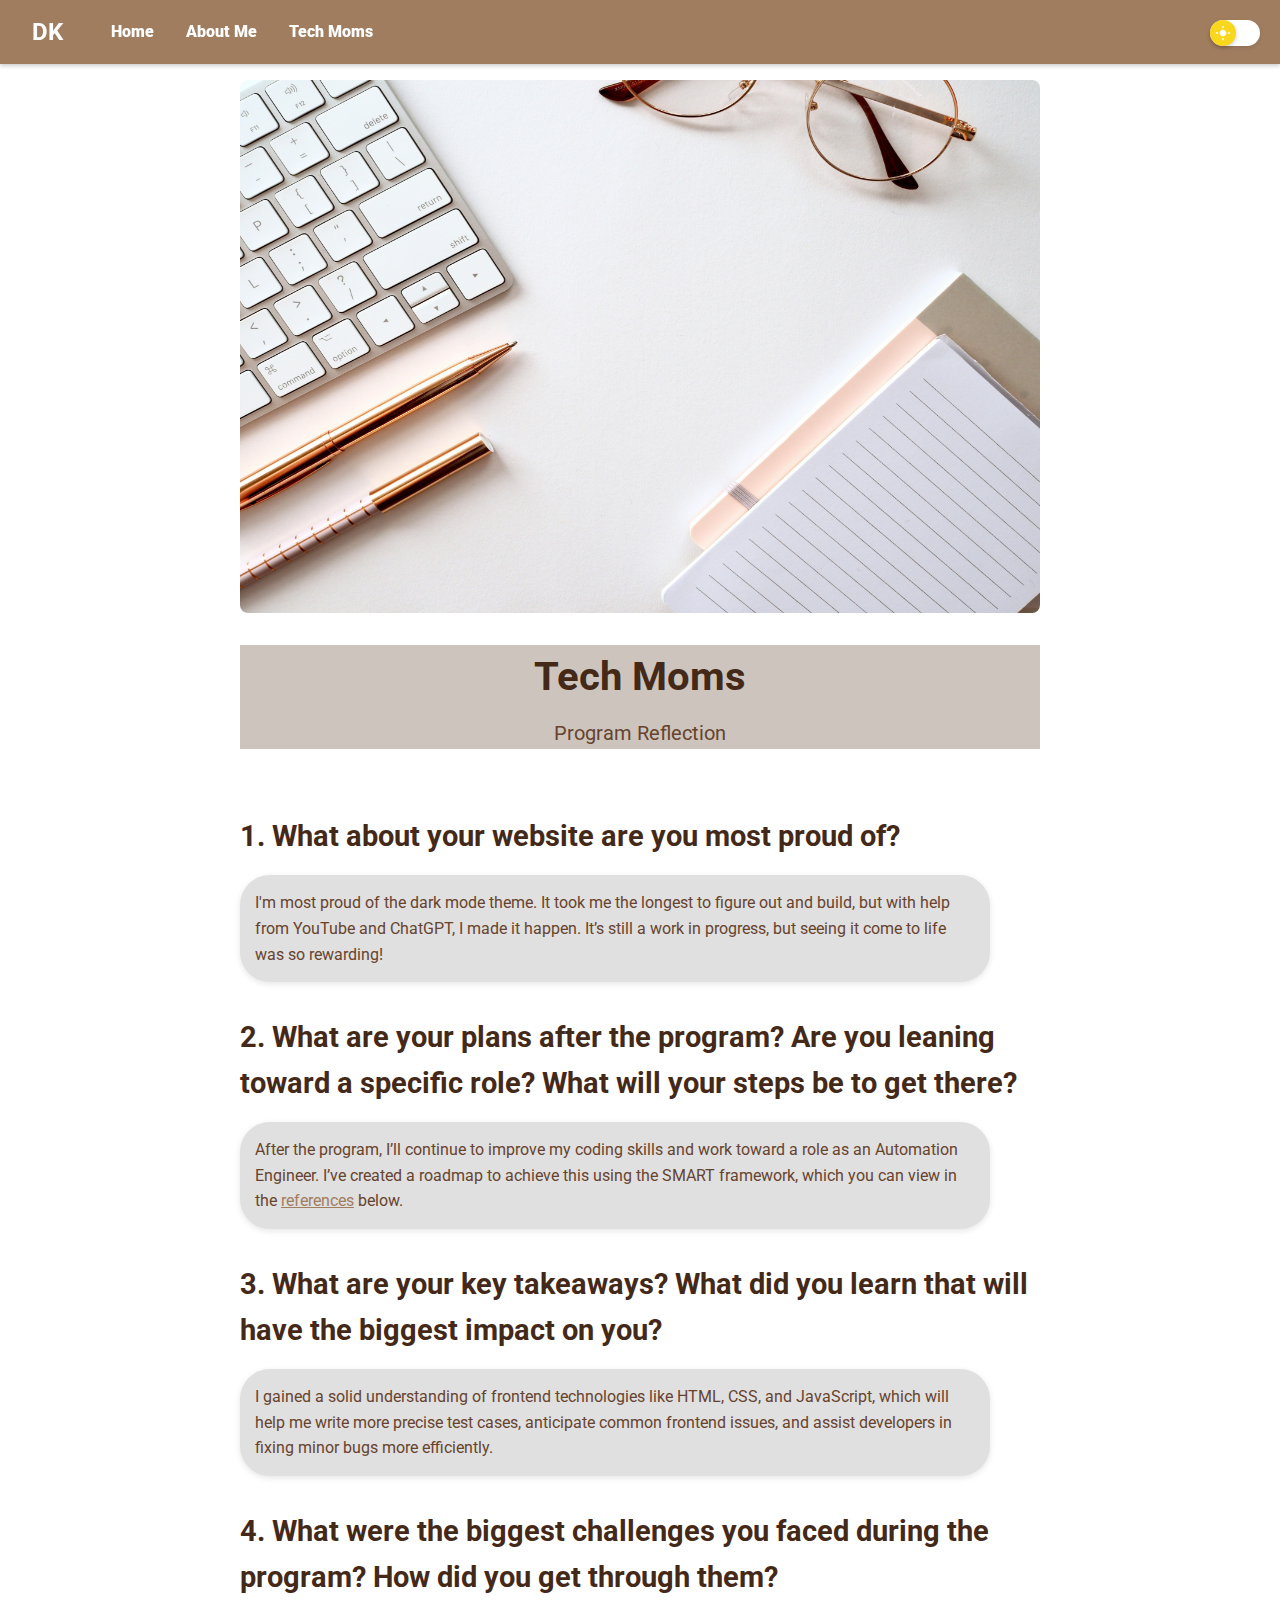
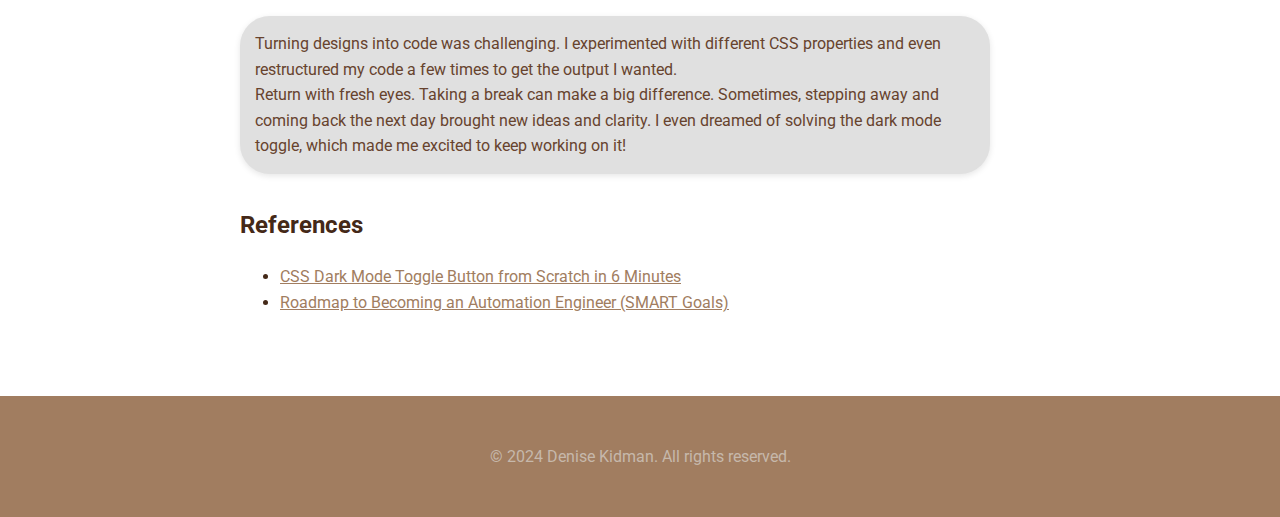
<file: techmoms.html>
<!DOCTYPE html>
<html lang="en">

<head>
    <meta charset="UTF-8">
    <meta name="viewport" content="width=device-width, initial-scale=1.0">
    <link rel="stylesheet" href="https://fonts.googleapis.com/css2?family=Roboto:wght@300;400;700&display=swap">
    <link rel="stylesheet" href="styles.css">
    <link rel="stylesheet" href="aboutmestyle.css">
    <title>Tech Moms - Denise Kidman</title>
</head>

<body>
    <nav class="main-nav">
        <div class="nav-container">
            <div class="logo">
                <a href="index.html">DK</a>
            </div>
            <ul class="nav-list">
                <li><a href="index.html">Home</a></li>
                <li><a href="aboutme.html">About Me</a></li>
                <li><a href="techmoms.html">Tech Moms</a></li>
            </ul>
            <div class="dark-mode-toggle">
                <input type="checkbox" id="darkmode-toggle" class="dark-mode-checkbox">
                <label for="darkmode-toggle" class="dark-mode-label">
                    <div class="toggle-indicator">
                        <svg class="sun-icon" xmlns="http://www.w3.org/2000/svg" viewBox="0 0 24 24">
                            <path
                                d="M12 7c-2.76 0-5 2.24-5 5s2.24 5 5 5 5-2.24 5-5-2.24-5-5-5zM2 13h2c.55 0 1-.45 1-1s-.45-1-1-1H2c-.55 0-1 .45-1 1s.45 1 1 1zm18 0h2c.55 0 1-.45 1-1s-.45-1-1-1h-2c-.55 0-1 .45-1 1s.45 1 1 1zM11 2v2c0 .55.45 1 1 1s1-.45 1-1V2c0-.55-.45-1-1-1s-1 .45-1 1zm0 18v2c0 .55.45 1 1 1s1-.45 1-1v-2c0-.55-.45-1-1-1s-1 .45-1 1z" />
                        </svg>
                        <svg class="moon-icon" xmlns="http://www.w3.org/2000/svg" viewBox="0 0 24 24">
                            <path
                                d="M12 3c-4.97 0-9 4.03-9 9s4.03 9 9 9 9-4.03 9-9c0-0.46-0.04-0.92-0.1-1.36-0.98 1.37-2.58 2.26-4.4 2.26-2.98 0-5.4-2.42-5.4-5.4 0-1.81 0.89-3.42 2.26-4.4C12.92 3.04 12.46 3 12 3z" />
                        </svg>
                    </div>
                </label>
            </div>
        </div>
    </nav>

    <main>
        <div class="container">
            <img src="img/techmom.png" alt="Keyboard and Pen" class="main-image" />
            <section class="hero-section">
                <div class="profile-intro">
                    <h1 class="title">Tech Moms</h1>
                    <p class="subtitle">Program Reflection</p>
                </div>
        </div>
        </section>
        </div>
        <div class="container">
            <section>
                <h2>1. What about your website are you most proud of?</h2>
                <div class="answer-bubble">
                    <p>I'm most proud of the dark mode theme. It took me the longest to figure out and build, but with
                        help from YouTube and ChatGPT, I made it happen. It’s still a work in progress, but seeing it
                        come to life was so rewarding!</p>
                </div>
            </section>

            <section>
                <h2>2. What are your plans after the program? Are you leaning toward a specific role? What will your
                    steps be to get there?</h2>
                <div class="answer-bubble">
                    <p>After the program, I’ll continue to improve my coding skills and work toward a role as an
                        Automation Engineer. I’ve created a roadmap to achieve this using the SMART framework, which you
                        can view in the <a href="#references">references</a> below.</p>
                </div>
            </section>

            <section>
                <h2>3. What are your key takeaways? What did you learn that will have the biggest impact on you?</h2>
                <div class=" answer-bubble">
                    <p>I gained a solid understanding of frontend technologies like HTML, CSS, and JavaScript,
                        which
                        will help me write more precise test cases, anticipate common frontend issues, and
                        assist
                        developers in fixing minor bugs more efficiently.</p>
                </div>
            </section>

            <section>
                <h2>4. What were the biggest challenges you faced during the program? How did you get through them?</h2>
                <div class="answer-bubble">
                    <p>Turning designs into code was challenging. I experimented with different CSS properties and even
                        restructured my code a few times to get the output I wanted.</p>
                    <p>Return with fresh eyes. Taking a break can make a big difference. Sometimes, stepping away and
                        coming back the next day brought new ideas and clarity. I even dreamed of solving the
                        dark mode toggle, which made me excited to keep working on it!</p>
                    </p>
            </section>
            <h2 id="references">References</h2>
            <ul>
                <li><a href="https://youtu.be/S-T9XoCMwt4?si=MPCfcWVGoLvBlTVN" target="_blank">CSS Dark Mode Toggle
                        Button
                        from Scratch in 6 Minutes</a></li>
                <li><a href="https://www.notion.so/Roadmap-to-Becoming-an-Automation-Engineer-119c11a64b9780ef9436e6a476db7f5e?pvs=21"
                        target="_blank">Roadmap
                        to Becoming an Automation Engineer (SMART Goals)</a></li>
            </ul>

        </div>
    </main>
    <footer>
        <p class="copyright__info">&copy; 2024 Denise Kidman. All rights reserved.</p>
        </div>
    </footer>
    <script src="index.js"></script>
</body>

</html>
</file>
<file: styles.css>
:root {
    --beige: #C6B8AB;
    /* color one - light beige */
    --light-gray: #CDC5BD;
    /* color two - light gray */
    --brown: #A17D60;
    /* color three - medium brown */
    --black: #19100E;
    /* color four - almost black */
    --dark-brown: #67432E;
    /* color five - dark brown */
    --deeper-brown: #442918;
    /* color six - deeper brown */

    /* Light mode */
    --text-color-light: #442918;
    /* deeper brown for text */
    --bg-color-light: #fff;
    --header-light: var(--brown);
    --nav-light: var(--beige);

    /* Dark mode */
    --text-color-dark: var(--beige);
    --bg-color-dark: var(--black);
    --header-dark: var(--dark-brown);
    --nav-dark: var(--light-gray);
}

body {
    font-family: 'Roboto', sans-serif;
    line-height: 1.6;
    color: var(--text-color-light);
    background-color: var(--bg-color-light);
    margin: 0;
    padding: 0;
}

/* Dark mode toggle styles */
.dark-mode-toggle {
    position: fixed;
    top: 20px;
    right: 20px;
    z-index: 1001;
}

.dark-mode-checkbox {
    opacity: 0;
    position: absolute;
}

.dark-mode-label {
    width: 50px;
    height: 26px;
    background-color: #fff;
    border-radius: 50px;
    cursor: pointer;
    display: inline-block;
    position: relative;
    box-shadow: 0 2px 4px rgba(0, 0, 0, 0.1);
    transition: background-color 0.3s;
}

.toggle-indicator {
    width: 26px;
    height: 26px;
    background-color: #f9d71c;
    border-radius: 50%;
    position: absolute;
    top: 0;
    left: 0;
    transition: transform 0.3s, background-color 0.3s;
    display: flex;
    align-items: center;
    justify-content: center;
    box-shadow: 0 2px 4px rgba(0, 0, 0, 0.2);
    overflow: hidden;
}

.toggle-indicator svg {
    width: 16px;
    height: 16px;
    fill: #fff;
    position: absolute;
    top: 50%;
    left: 50%;
    transform: translate(-50%, -50%);
}

.sun-icon {
    opacity: 1;
}

.moon-icon {
    opacity: 0;
}

/* Dark mode specific toggle styles */
body.dark-mode .toggle-indicator {
    transform: translateX(24px);
    background-color: #383838;
}

body.dark-mode .sun-icon {
    opacity: 0;
}

body.dark-mode .moon-icon {
    opacity: 1;
}

/* Remove any conflicting styles */
.toggle-track,
.toggle-text {
    display: none;
}

/* Dark mode styles */
body.dark-mode {
    color: var(--text-color-dark);
    background-color: var(--bg-color-dark);
}

body.dark-mode header {
    background-color: var(--header-dark);
}

body.dark-mode main {
    background-color: var(--bg-color-dark);
}

body.dark-mode section {
    background-color: var(--bg-color-dark);
}

body.dark-mode .nav-list {
    background-color: var(--nav-dark);
    color: var(--golden);
}

body.dark-mode .nav-list a {
    color: var(--golden);
}

body.dark-mode .title {
    color: var(--golden);
}

.container {
    max-width: 1800px;
    margin: 0 auto;
    padding: 0 20px;
}

.container a {
    color: var(--brown);
    /* Change link color */
    text-decoration: underline;
    transition: color 0.3s ease;
}

.container a:hover {
    color: var(--dark-brown);
    /* Change hover color */
}

/* Dark mode styles for the link */
body.dark-mode .container a {
    color: var(--beige);
    /* Change link color in dark mode */
}

body.dark-mode .container a:hover {
    color: var(--light-gray);
    /* Change hover color in dark mode */
}

header {
    background-color: var(--header-light);
    text-align: center;
    padding: 10px 0;
}

.image-container {
    display: flex;
    flex-direction: column;
    align-items: center;
}

.main-nav {
    background-color: var(--brown);
    box-shadow: 0 2px 4px rgba(0, 0, 0, 0.2);
    position: sticky;
    top: 0;
    z-index: 1000;
    padding: 0.8rem 0;
}

.nav-container {
    max-width: 1500px;
    margin: 0 auto;
    padding: 0 2rem;
    display: flex;
    justify-content: space-between;
    align-items: center;
    gap: 2rem;
}

.logo a {
    font-size: 1.5rem;
    font-weight: bold;
    text-decoration: none;
    color: white;
    transition: color 0.3s ease;
}

.logo a:hover {
    color: var(--beige);
}

/* Updated nav list styles */
.nav-list {
    display: flex;
    gap: 0rem;
    list-style: none;
    margin: 0;
    padding: 0;
    flex-grow: 1;
    justify-content: left;
    background-color: transparent;
}

.nav-list a {
    text-decoration: none;
    color: white;
    font-weight: 900;
    padding: 0.5rem 1rem;
    position: relative;
    transition: color 0.3s ease;
}

.nav-list a:hover {
    color: var(--deeper-brown);
}

/* Dark mode specific styles */
body.dark-mode .main-nav {
    background-color: var(--dark-brown);
}

body.dark-mode .nav-list {
    background-color: transparent;
}

body.dark-mode .logo a {
    color: white;
}

body.dark-mode .logo a:hover {
    color: var(--beige);
}

body.dark-mode .nav-list a {
    color: var(--beige);
}

body.dark-mode .nav-list a:hover {
    color: var(--deeper-brown);
}

/* Dark mode toggle styles in dark mode */
body.dark-mode .toggle-track {
    background-color: var(--deeper-brown);
    border: 1px solid var(--beige);
}

body.dark-mode .toggle-indicator {
    background-color: var(--beige);
}

/* Responsive adjustments */
@media (max-width: 768px) {
    .nav-container {
        padding: 0 1rem;
    }

    .nav-list {
        gap: 1.5rem;
    }

    .nav-list a {
        padding: 0.5rem;
    }
}

/* Hero Section Styles */
.hero-section {
    background-color: var(--light-gray);
    padding: 0;
    text-align: center;
    margin-bottom: 0rem;
}

.hero-content {
    max-width: 1400px;
    margin-bottom: 4rem;
    display: flex;
    justify-content: space-between;
    align-items: center;
    gap: 4rem;
}

.hero-text {
    flex: 1;
    max-width: 6500px;
}

.hero-title {
    font-size: 4rem;
    margin: 0;
    color: var(--deeper-brown);
    line-height: 1.2;
}

.hero-subtitle {
    font-size: 1.2rem;
    margin: 1.5rem 0;
    color: var(--dark-brown);
    line-height: 1.4;
}

.social-icons {
    display: flex;
    gap: 1.5rem;
    margin-top: 2rem;
}

.social-icons a {
    text-decoration: none;
}

.social-icons img {
    width: 24px;
    height: 24px;
    transition: transform 0.3s ease;
}

.social-icons img:hover {
    transform: translateY(-2px);
}

.hero-image {
    flex: 1;
    max-width: 500px;
}

.hero-image img {
    width: 100%;
    height: auto;
    border-radius: 8px;
    object-fit: cover;
}

/* Dark mode adjustments */
body.dark-mode .hero-title {
    color: var(--beige);
}

body.dark-mode .hero-subtitle {
    color: var(--text-color-dark);
}

body.dark-mode .social-handle {
    color: var(--light-gray);
}

/* Responsive adjustments */
@media (max-width: 768px) {
    .hero-content {
        flex-direction: column-reverse;
        text-align: center;
        gap: 2rem;
    }

    .hero-title {
        font-size: 3rem;
    }

    .hero-subtitle {
        font-size: 1.25rem;
    }

    .social-icons {
        justify-content: center;
    }

    .hero-image {
        max-width: 300px;
        margin: 0 auto;
    }
}

/* Footer styles */
.footer-link {
    display: flex;
    align-items: center;
    justify-content: center;
    gap: 10px;
}

.linkedin-icon {
    width: 24px;
    height: 24px;
    object-fit: contain;
}

footer a {
    color: var(--brown);
    text-decoration: underline;
    transition: color 0.3s ease;
}

footer a:hover {
    color: var(--dark-brown);
}

/* Dark mode footer styles */
body.dark-mode .footer-link img {
    filter: brightness(1.5);
    /* Makes the icon slightly brighter in dark mode */
}

footer {
    background-color: var(--brown);
    /* Change to desired color */
    color: var(--beige);
    /* Change text color if needed */
    padding: 2rem 0;
    text-align: center;
    margin-top: 3rem;
}

footer a {
    color: var(--beige);
    /* Change link color if needed */
    text-decoration: underline;
    transition: color 0.3s ease;
}

footer a:hover {
    color: var(--light-gray);
    /* Change hover color if needed */
}

/* Dark mode footer styles */
body.dark-mode footer {
    background-color: var(--dark-brown);
    /* Change to desired dark mode color */
    color: var(--light-gray);
    /* Change text color if needed */
}

body.dark-mode footer a {
    color: var(--light-gray);
    /* Change link color if needed */
}

body.dark-mode footer a:hover {
    color: var(--beige);
    /* Change hover color if needed */
}

/* Tech Moms Page */

.main-image {
    width: 100%;
    max-width: 800px;
    height: 533.33px;
    border-radius: 8px;
    margin: 0 auto;
    display: block;
}

.answer-bubble {
    padding: 15px;
    margin-top: 15px;
    background-color: #e0e0e0;
    border-radius: 30px;
    max-width: 90%;
    word-wrap: break-word;
    font-size: 16px;
    color: #333;
    box-shadow: 0 2px 6px rgba(0, 0, 0, 0.1);
}

.answer-bubble p {
    margin: 0;
}

body.dark-mode .answer-bubble {
    background-color: var(--light-gray);
    color: var(--dark-brown);
    box-shadow: 0 2px 6px rgba(255, 255, 255, 0.1);
    /* Adjust if needed */
}

body.dark-mode .answer-bubble p {
    color: var(--dark-brown);
}
</file>
<file: aboutmestyle.css>
:root {
    --beige: #C6B8AB;
    --light-gray: #CDC5BD;
    --brown: #A17D60;
    --black: #19100E;
    --dark-brown: #67432E;
    --deeper-brown: #442918;

    /* Light mode */
    --text-color-light: #442918;
    --bg-color-light: #fff;
    --header-light: var(--brown);
    --nav-light: var(--beige);

    /* Dark mode */
    --text-color-dark: var(--beige);
    --bg-color-dark: var(--black);
    --header-dark: var(--dark-brown);
    --nav-dark: var(--light-gray);
}


.intro-text {
    text-align: center;
}

.title {
    color: var(--deeper-brown);
    margin: 0;
    font-size: 2.5rem;
}

.subtitle {
    color: var(--dark-brown);
    margin: 0.5rem 0 0;
    font-size: 1.25rem;
}

/* Content Sections */
section {
    margin: 2rem 0;
    background-color: tran;
}

section h2 {
    color: var(--deeper-brown);
    font-size: 1.8rem;
    margin-bottom: 1rem;
}

section p,
section ul {
    color: var(--dark-brown);
}


/* Dark mode adjustments */
body.dark-mode .title {
    color: var(--beige);
}

body.dark-mode .subtitle {
    color: var(--light-gray);
}

body.dark-mode section {
    background-color: transparent;
}

body.dark-mode section h2 {
    color: var(--beige);
}

body.dark-mode section p,
body.dark-mode section ul {
    color: var(--light-gray);
}

body.dark-mode section ul li {
    border-bottom-color: var(--dark-brown);
}

/* Main Content Styles */
.container {
    max-width: 800px;
    margin: 0 auto;
    padding: 1rem 2rem;
}


footer {
    background-color: var(--brown);
    /* Change to desired color */
    color: var(--beige);
    /* Change text color if needed */
    padding: 2rem 0;
    text-align: center;
    margin-top: 3rem;
}

footer a {
    color: var(--beige);
    /* Change link color if needed */
    text-decoration: underline;
    transition: color 0.3s ease;
}

footer a:hover {
    color: var(--light-gray);
    /* Change hover color if needed */
}

/* Dark mode footer styles */
body.dark-mode footer {
    background-color: var(--dark-brown);
    /* Change to desired dark mode color */
    color: var(--light-gray);
    /* Change text color if needed */
}

body.dark-mode footer a {
    color: var(--light-gray);
    /* Change link color if needed */
}

body.dark-mode footer a:hover {
    color: var(--beige);
    /* Change hover color if needed */
}

/* Responsive Design */
@media (max-width: 768px) {
    .container {
        padding: 1rem;
    }

    .about-content {
        margin-top: -50px;
        padding: 1.5rem;
    }

    h1 {
        font-size: 2rem;
    }


    .profile-intro {
        gap: 1.5rem;
    }

    .title {
        font-size: 2rem;
    }

    .subtitle {
        font-size: 1.1rem;
    }
}

/* Career Images Section */
.career-images {
    margin: 4rem 0;
    padding: 0 1rem;
}

.image-grid {
    display: flex;
    justify-content: center;
    gap: 0.5rem;
    max-width: 850px;
    margin: 0 auto;
}

.career-image {
    flex: 1;
    text-align: center;
    display: flex;
    justify-content: center;
    align-items: center;
    padding: 0 0.25rem;
}

.career-image img {
    width: 100%;
    max-width: 280px;
    height: 240px;
    object-fit: contain;
    border-radius: 12px;
    transition: transform 0.3s ease;
}

.career-image img:hover {
    transform: translateY(-5px);
}

/* Responsive adjustments for career images */
@media (max-width: 768px) {
    .image-grid {
        flex-direction: column;
        align-items: center;
        gap: 0.5rem;
    }

    .career-image {
        width: 100%;
        max-width: 250px;
        padding: 0;
    }

    .career-image img {
        height: 210px;
        border-radius: 10px;
    }
}

/* Full-width image */
.full-width-image {
    width: 100%;
    max-width: 800px;
    height: auto;
    border-radius: 8px;
    margin: 0 auto;
    display: block;
}

/* Responsive adjustments */
@media (max-width: 768px) {
    .full-width-image {
        max-width: 100%;
    }
}
</file>
